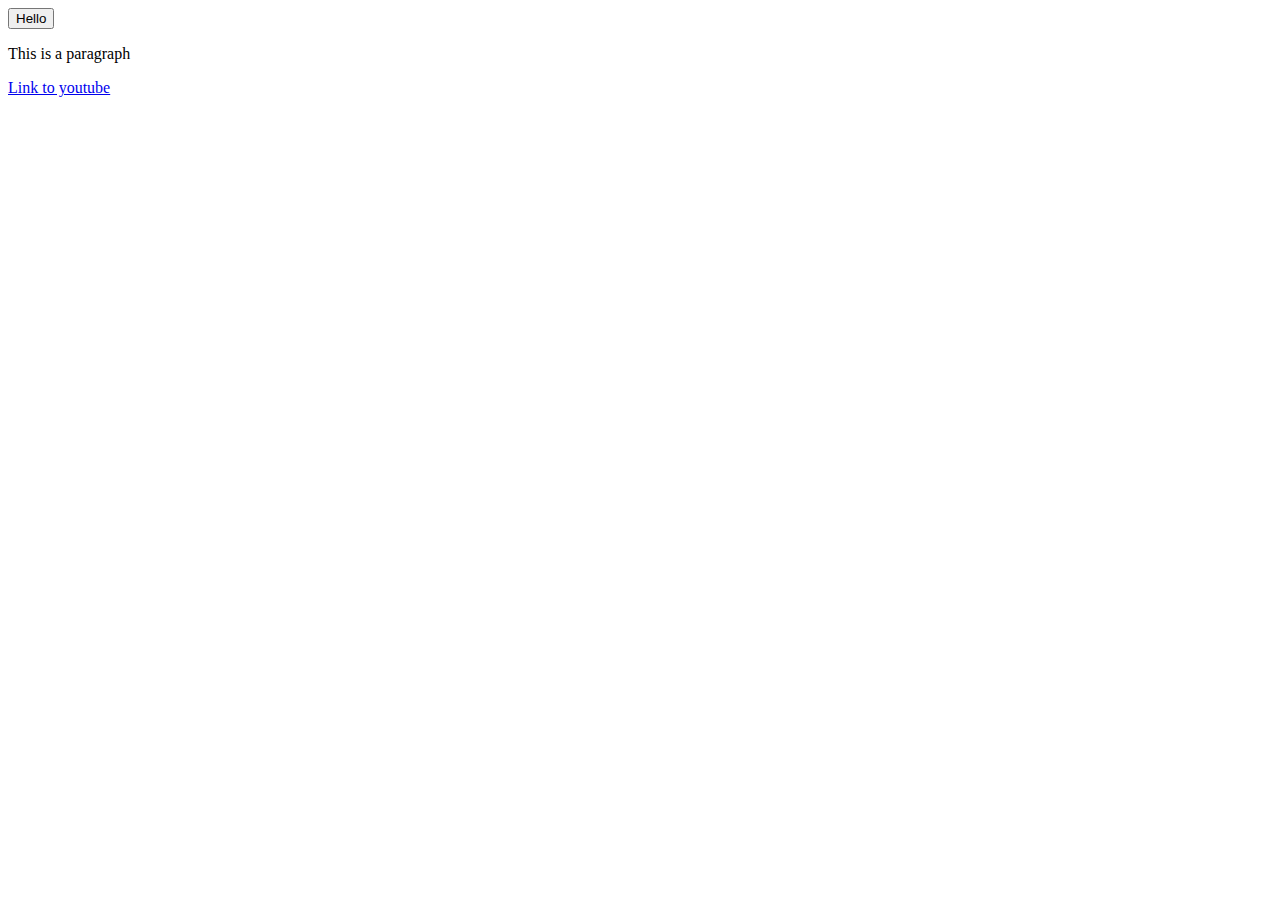
<file: Index.html>
<!DOCTYPE html>
<html lang="en">

<head>
  <meta charset="UTF-8">
  <meta http-equiv="X-UA-Compatible" content="IE=edge">
  <meta name="viewport" content="width=device-width, initial-scale=1.0">
  <title>Example</title>
</head>

<body>
  <button>
    Hello
  </button>

  <p>
    This is a paragraph
  </p>

  <a href="https://www.youtube.com/watch?v=G3e-cpL7ofc&t=232s" target="_blank">
    Link to youtube
  </a>

</body>

</html>
</file>
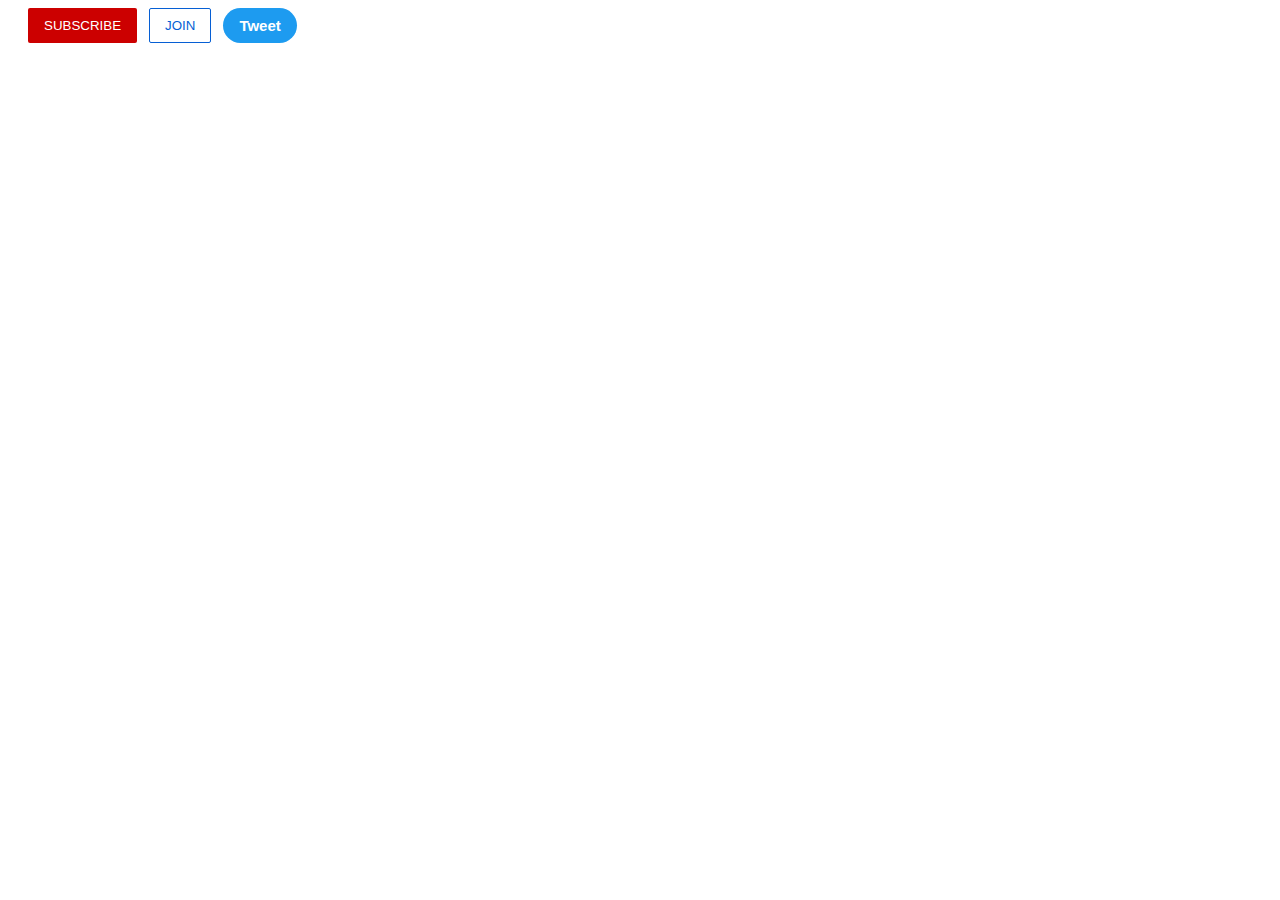
<file: Buttons.html>
<!DOCTYPE html>
<html lang="en">

<head>
  <meta charset="UTF-8">
  <meta http-equiv="X-UA-Compatible" content="IE=edge">
  <meta name="viewport" content="width=device-width, initial-scale=1.0">
  <title>Buttons</title>
  <link rel="stylesheet" href="Styles/Buttons.css">
</head>

<body>
  <button class="subscribe-button">
    SUBSCRIBE
  </button>

  <button class="join-button">
    JOIN
  </button>

  <button class="tweet-button">
    Tweet
  </button>
</body>

</html>
</file>
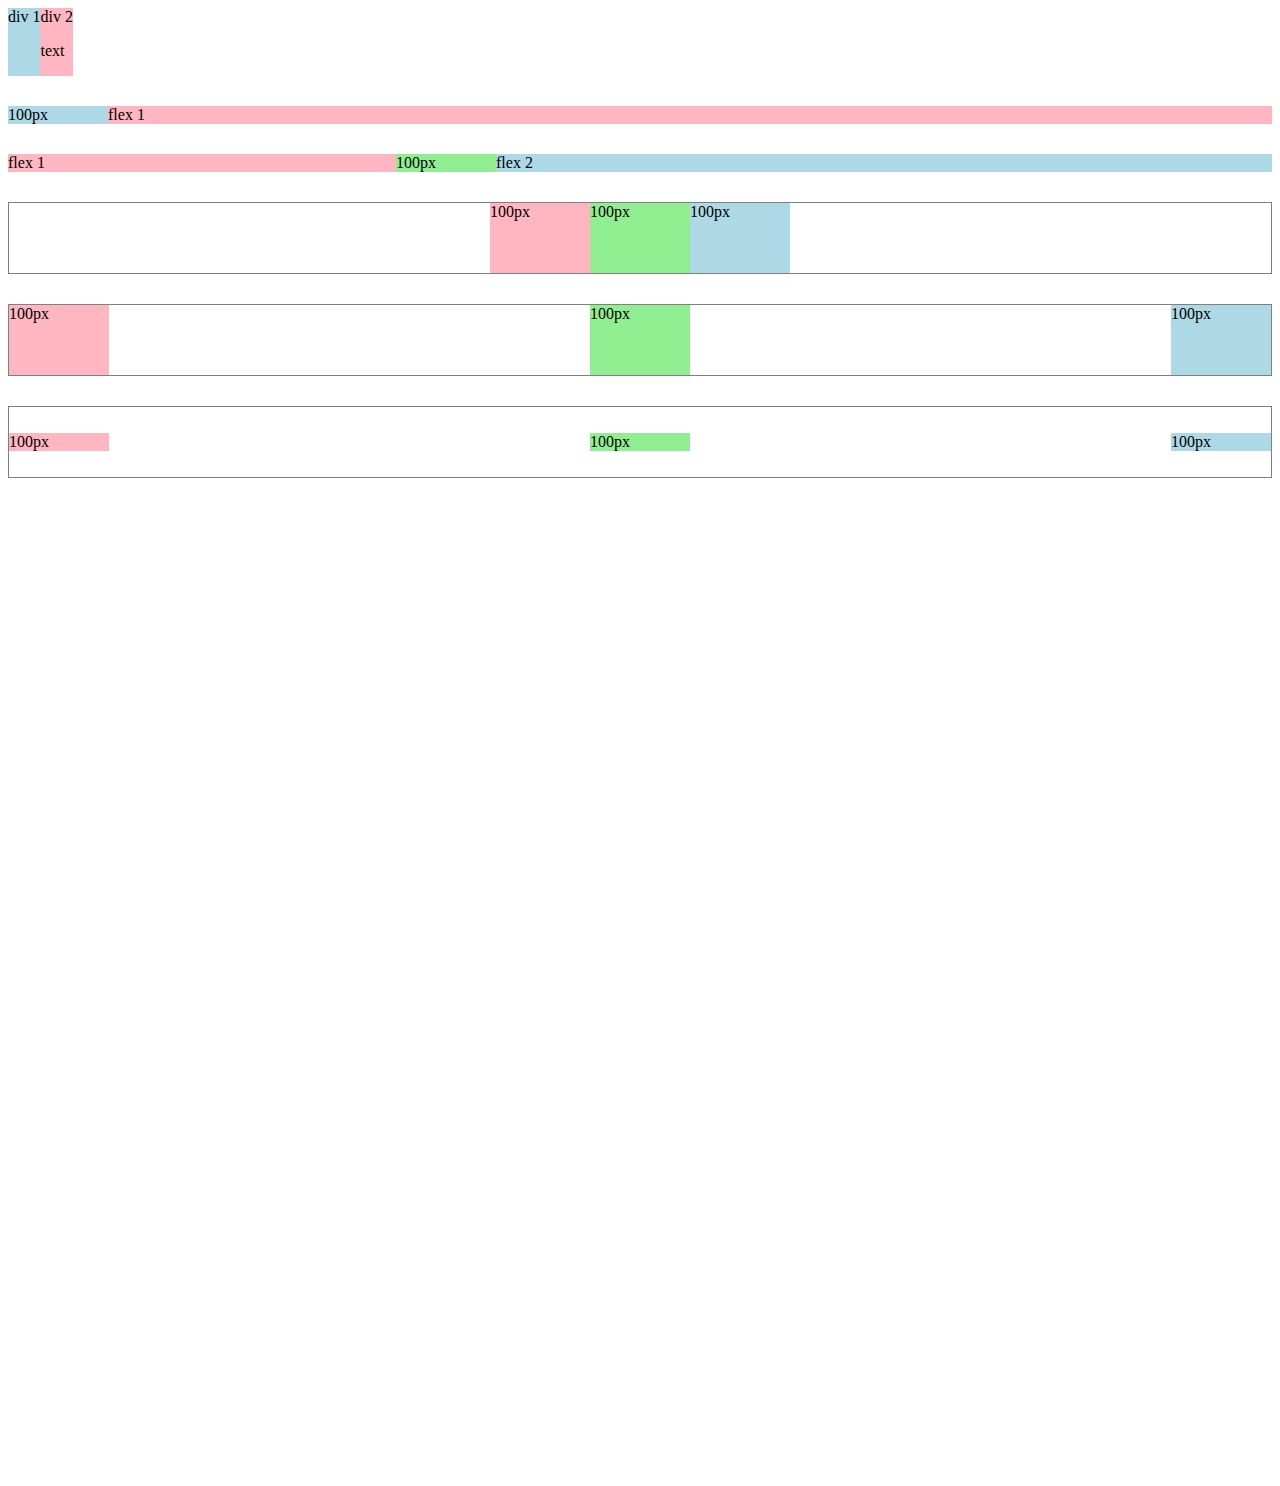
<file: Flexbox.html>
<!DOCTYPE html>
<html lang="en">

<head>
  <meta charset="UTF-8">
  <meta http-equiv="X-UA-Compatible" content="IE=edge">
  <meta name="viewport" content="width=device-width, initial-scale=1.0">
  <title>Flexbox Practice</title>
</head>

<body style="padding-bottom: 1000px;">
  <div style="
    display:flex;
    flex-direction:row;
    ">
    <div style="background-color:
         lightblue;">div 1</div>
    <div style="background-color:
         lightpink;">div 2 <p>text</p>
    </div>
  </div>

  <div style="
    display:flex;
    flex-direction:row;
    margin-top: 30px;
    ">
    <div style="
    background-color:lightblue;
    width:100px;
    ">100px</div>
    <div style="
    background-color:lightpink;
    flex:1;
    ">flex 1</div>
  </div>

  <div style="
    display:flex;
    flex-direction:row;
    margin-top: 30px;
    ">
    <div style="
    background-color:lightpink;
    flex:1;
    ">flex 1</div>
    <div style="
    background-color:lightgreen;
    width:100px;
    ">100px</div>
    <div style="
    background-color:lightblue;
    flex:2;
    ">flex 2</div>
  </div>

  <div style="
    display:flex;
    height:70px;
    border-width:1px;
    border-style:solid;
    border-color:grey;
    flex-direction:row;
    margin-top: 30px;
    justify-content:center;
    ">
    <div style="
    background-color:lightpink;
    width:100px;
    ">100px</div>
    <div style="
    background-color:lightgreen;
    width:100px;
    ">100px</div>
    <div style="
    background-color:lightblue;
    width:100px;
    ">100px</div>
  </div>

  <div style="
    display:flex;
    height:70px;
    border-width:1px;
    border-style:solid;
    border-color:grey;
    flex-direction:row;
    margin-top: 30px;
    justify-content:space-between;
    ">
    <div style="
    background-color:lightpink;
    width:100px;
    ">100px</div>
    <div style="
    background-color:lightgreen;
    width:100px;
    ">100px</div>
    <div style="
    background-color:lightblue;
    width:100px;
    ">100px</div>
  </div>

  <div style="
    display:flex;
    height:70px;
    border-width:1px;
    border-style:solid;
    border-color:grey;
    flex-direction:row;
    margin-top: 30px;
    justify-content:space-between;
    align-items:center;
    ">
    <div style="
    background-color:lightpink;
    width:100px;
    ">100px</div>
    <div style="
    background-color:lightgreen;
    width:100px;
    ">100px</div>
    <div style="
    background-color:lightblue;
    width:100px;
    ">100px</div>
  </div>

</body>

</html>
</file>
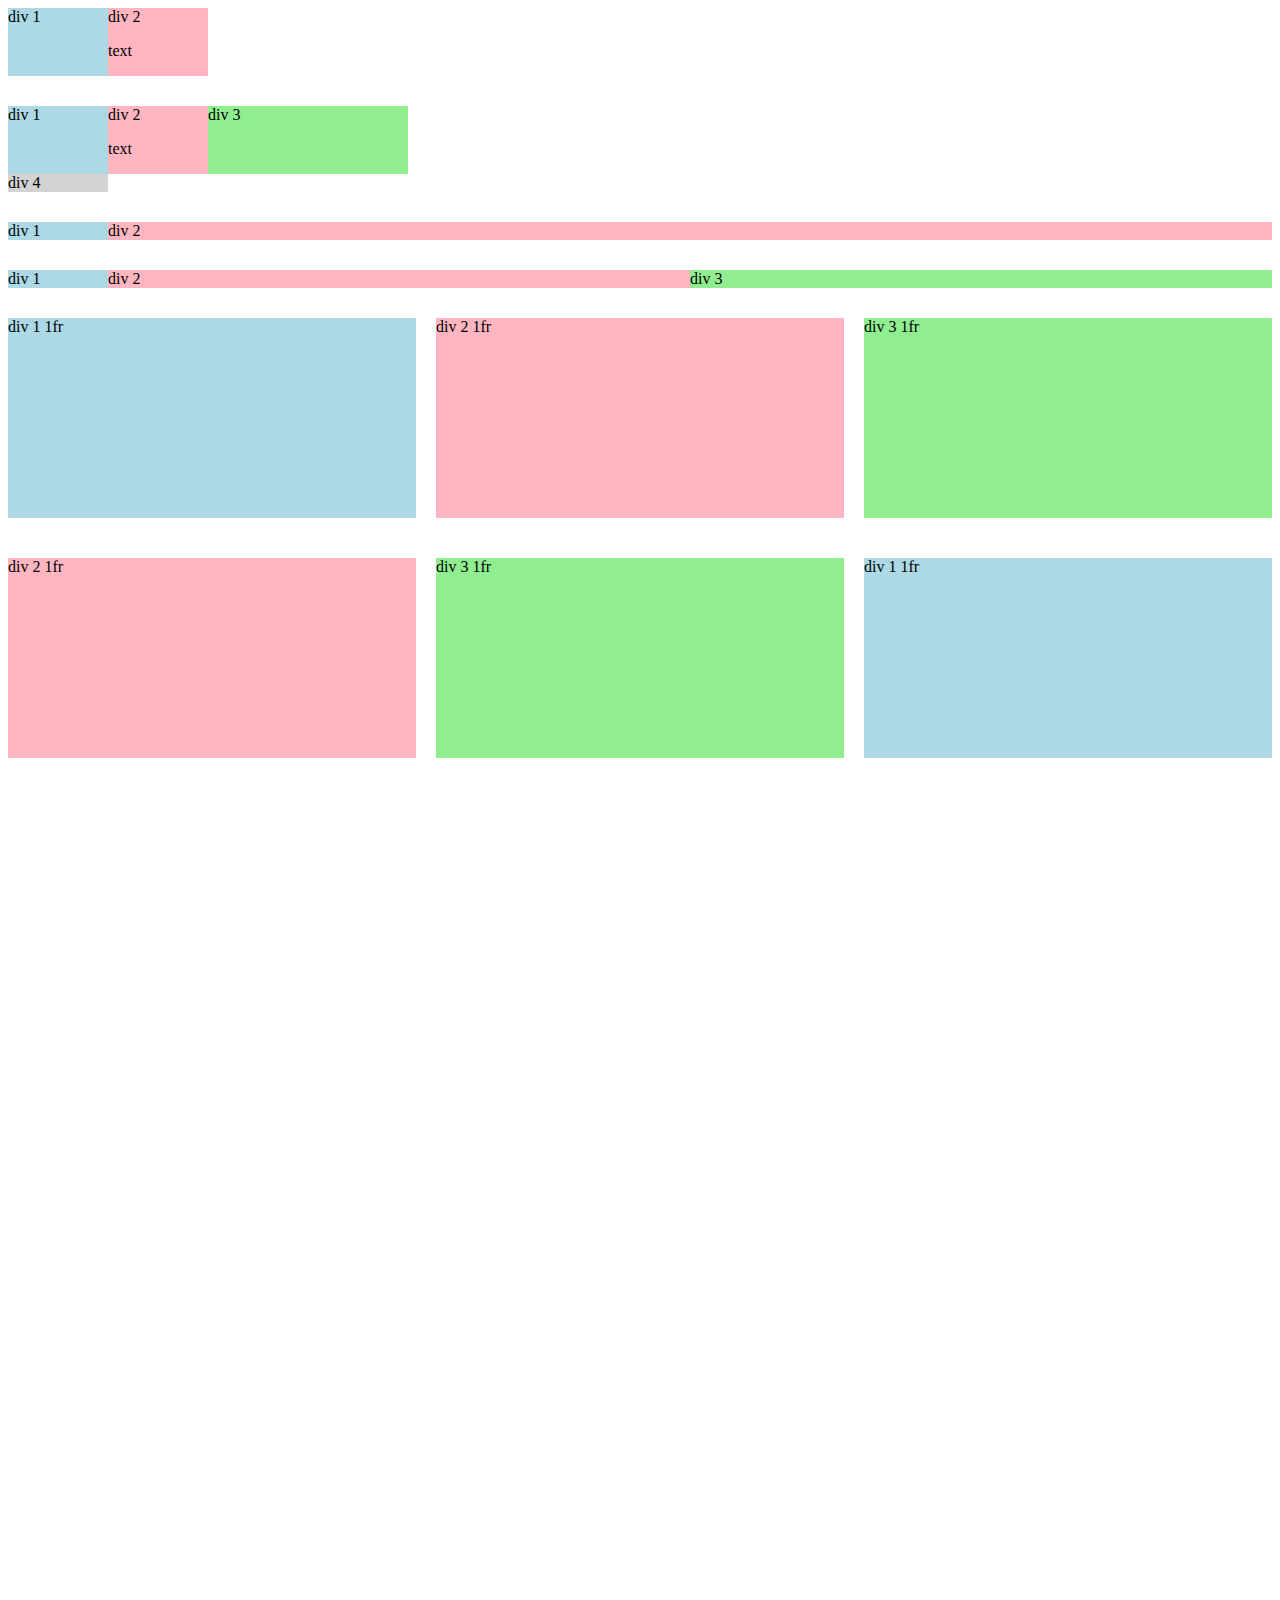
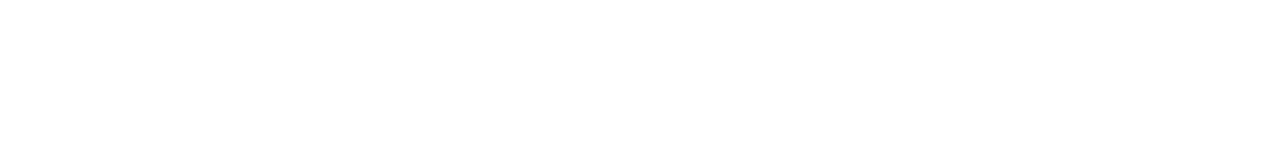
<file: Grid.html>
<!DOCTYPE html>
<html lang="en">

<head>
  <meta charset="UTF-8">
  <meta http-equiv="X-UA-Compatible" content="IE=edge">
  <meta name="viewport" content="width=device-width, initial-scale=1.0">
  <title>Grid Practice</title>
</head>

<body style="padding-bottom: 1000px;">
  <div style="
  display:grid;
  grid-template-columns: 100px 100px;">
    <div style="background-color:lightblue">
      div 1
    </div>
    <div style="background-color:lightpink">
      div 2
      <p>text</p>
    </div>
  </div>

  <div style="
  margin-top:30px;
  display:grid;
  grid-template-columns: 100px 100px 200px;">
    <div style="background-color:lightblue">
      div 1
    </div>
    <div style="background-color:lightpink">
      div 2
      <p>text</p>
    </div>
    <div style="background-color:lightgreen">
      div 3
    </div>
    <div style="background-color:lightgrey">
      div 4
    </div>
  </div>

  <div style="
  margin-top:30px;
  display:grid;
  grid-template-columns: 100px 1fr;">
    <div style="background-color:lightblue">
      div 1
    </div>
    <div style="background-color:lightpink">
      div 2
    </div>
  </div>

  <div style="
    margin-top:30px;
    display:grid;
    grid-template-columns: 100px 1fr 1fr;">
    <div style="background-color:lightblue">
      div 1
    </div>
    <div style="background-color:lightpink">
      div 2
    </div>
    <div style="background-color:lightgreen">
      div 3
    </div>
  </div>

  <div style="
    margin-top:30px;
    display:grid;
    grid-template-columns: 1fr 1fr 1fr;
    column-gap:20px;
    row-gap:40px;">
    <div style="background-color:lightblue; height:200px">
      div 1 1fr
    </div>
    <div style="background-color:lightpink; height:200px">
      div 2 1fr
    </div>
    <div style="background-color:lightgreen; height:200px">
      div 3 1fr
    </div>
    <div style="background-color:lightpink; height:200px">
      div 2 1fr
    </div>
    <div style="background-color:lightgreen; height:200px">
      div 3 1fr
    </div>
    <div style="background-color:lightblue; height:200px">
      div 1 1fr
    </div>
  </div>
</body>

</html>
</file>
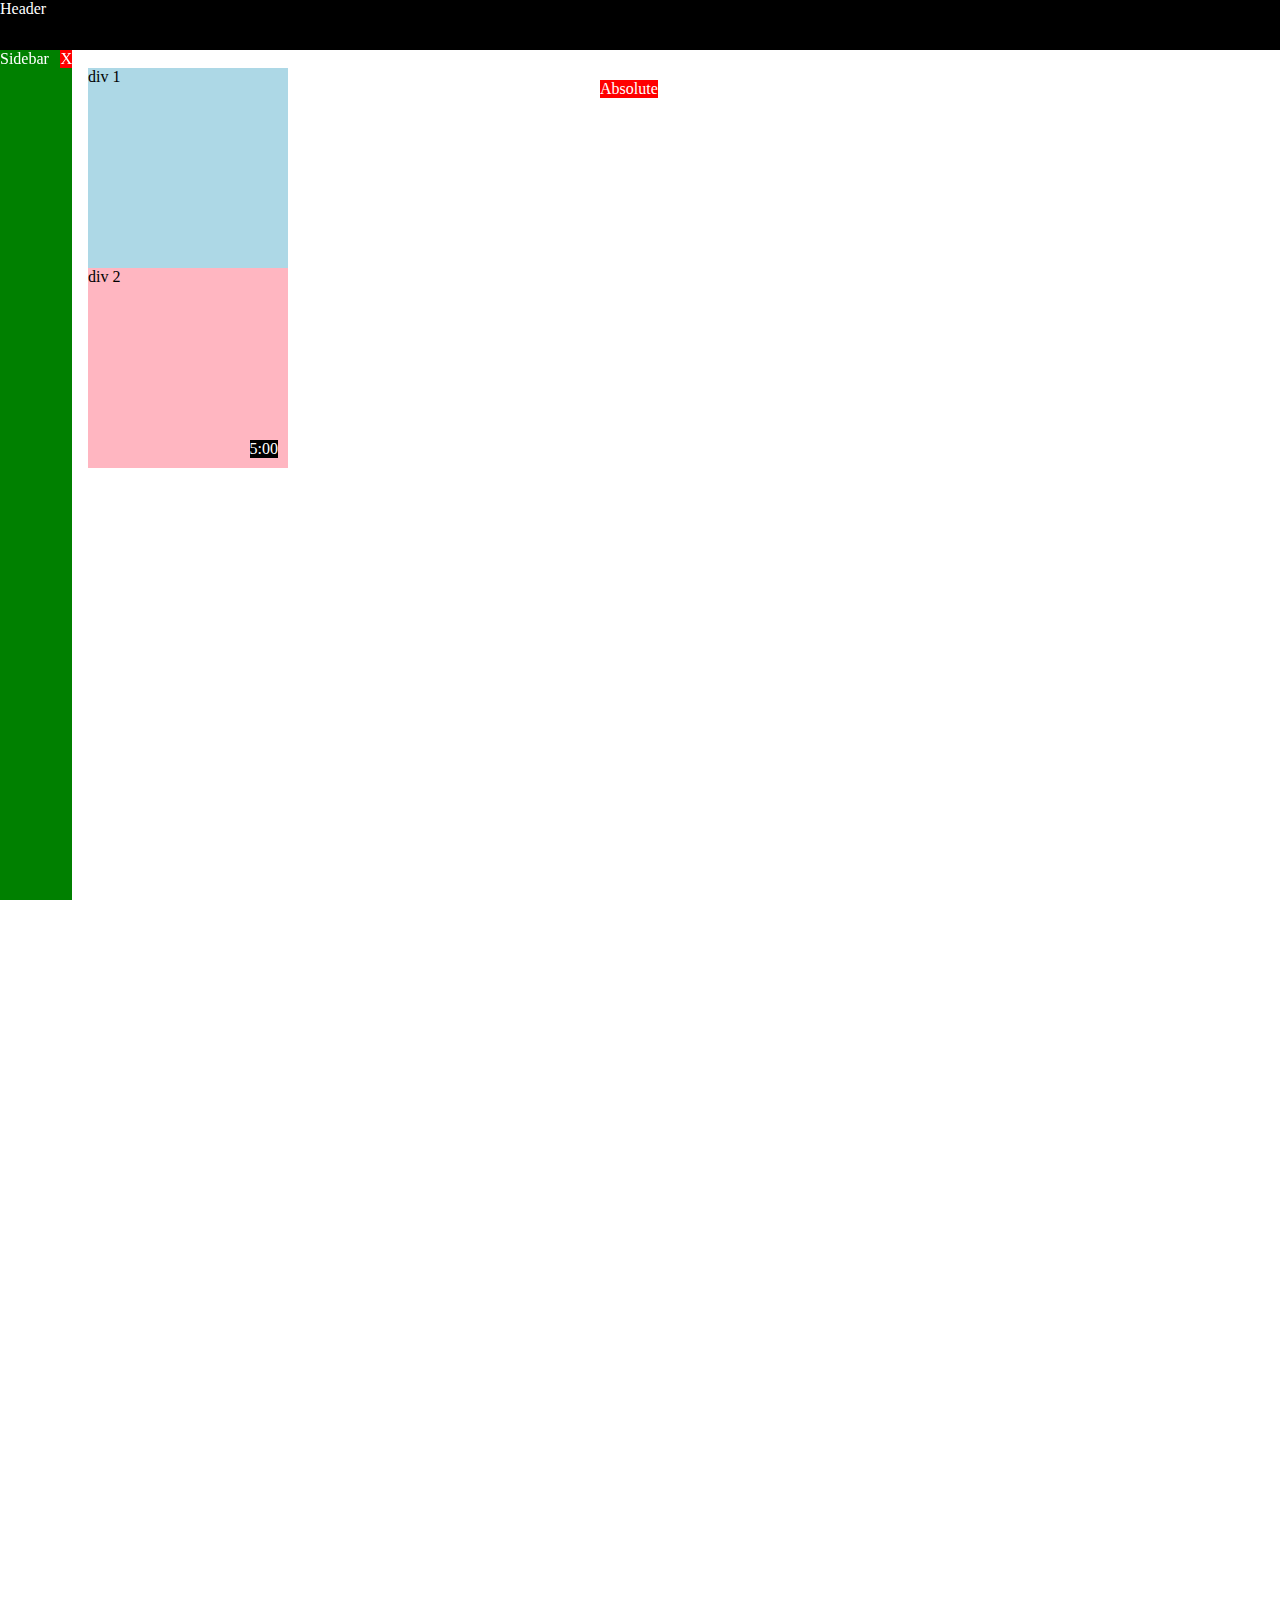
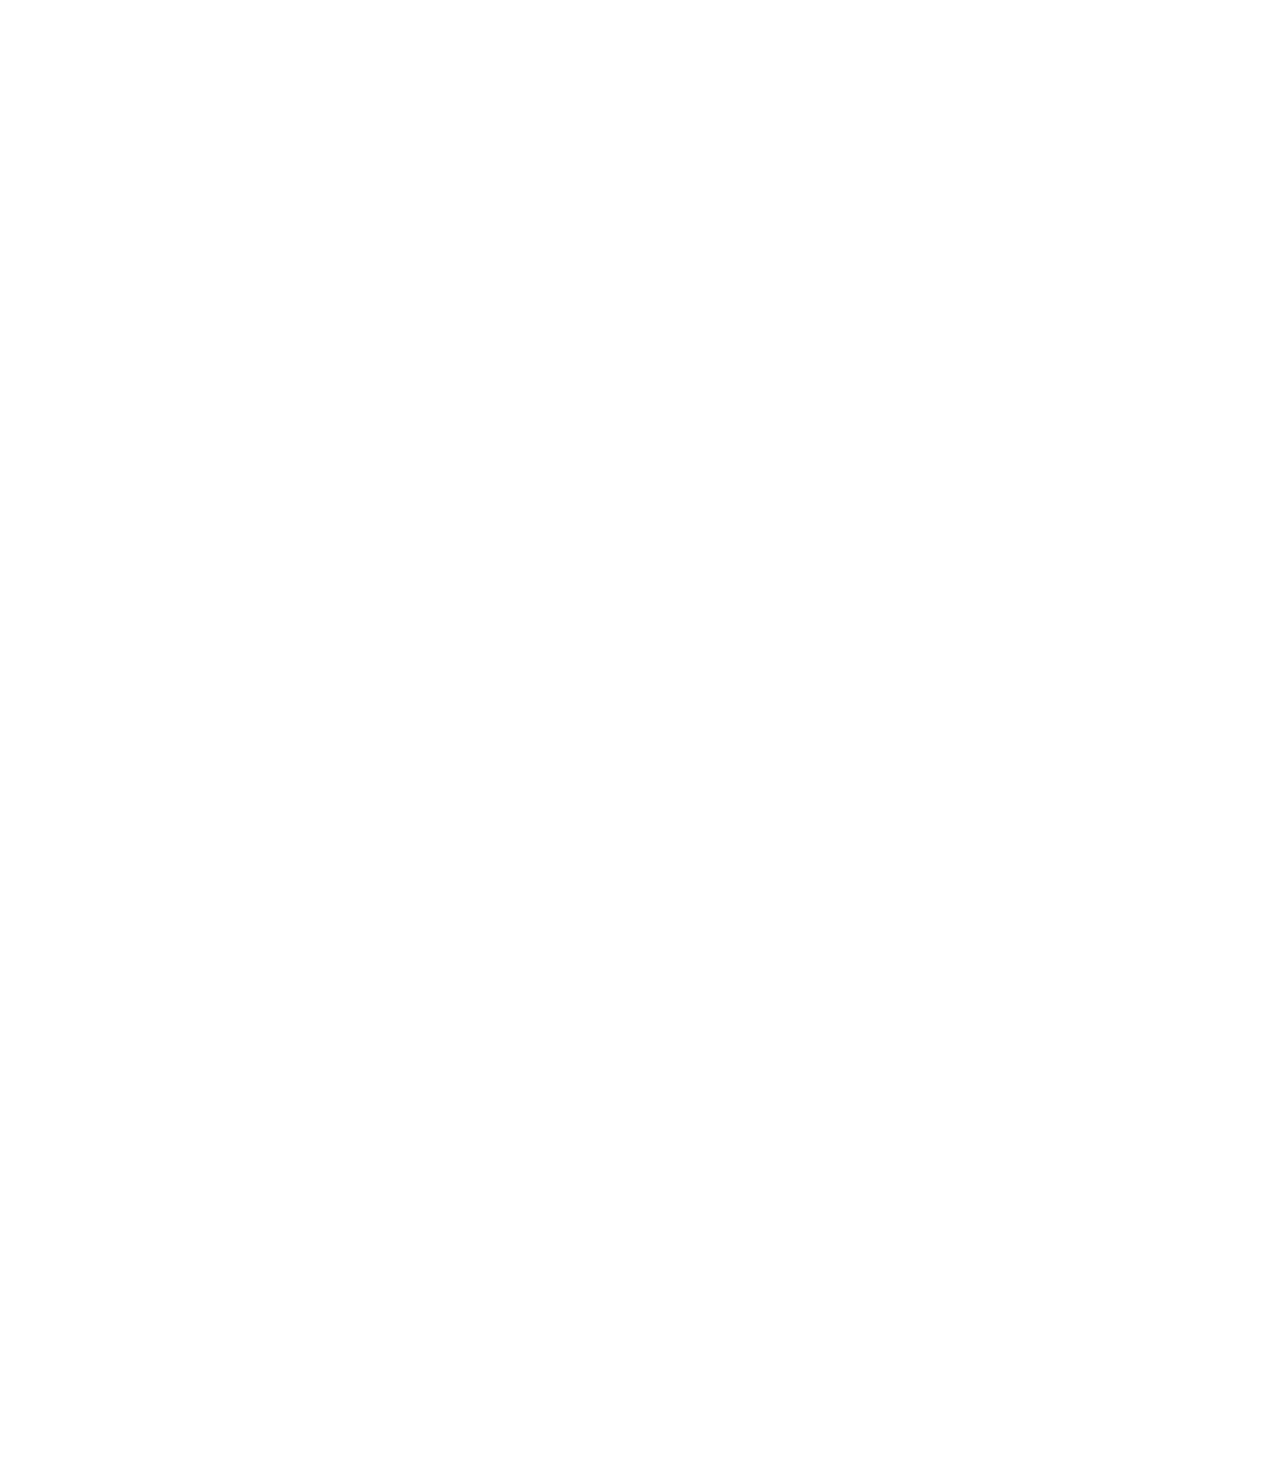
<file: Position.html>
<!DOCTYPE html>
<html lang="en">

<head>
    <meta charset="UTF-8">
    <meta http-equiv="X-UA-Compatible" content="IE=edge">
    <meta name="viewport" content="width=device-width, initial-scale=1.0">
    <title>Position Practice</title>
</head>

<body style="
height: 3000px;
padding-top:60px;
padding-left:80px;
">

    <div style="
    background-color: black;
    color:white;
    position: fixed;
    top:0px;
    left:0px;
    right:0px;
    height:50px;
    z-index:2;">
        Header
    </div>

    <div style="
    background-color:green;
    color:white;
    position:fixed;
    left:0px;
    bottom:0px;
    top:50px;
    width:72px;
    ">
        <div style="
        position:absolute;
        background-color:red;
        color:white;
        right:0px;
        top:0px;
        ">
            X
        </div>
        Sidebar
    </div>

    <div style="
    position:absolute;
    background-color:red;
    color:white;
    left:600px;
    top:80px;
    ">
        Absolute
    </div>

    <div style="
    background-color: lightblue;
    height:200px;
    width:200px;
    position:static;">
        div 1
    </div>

    <div style="
    background-color: lightpink;
    height:200px;
    width:200px;
    position:relative;">
        <div style="
        position:absolute;
        background-color:black;
        color:white;
        right:10px;
        bottom:10px;
        ">
            5:00
        </div>
        div 2
    </div>

</body>

</html>
</file>
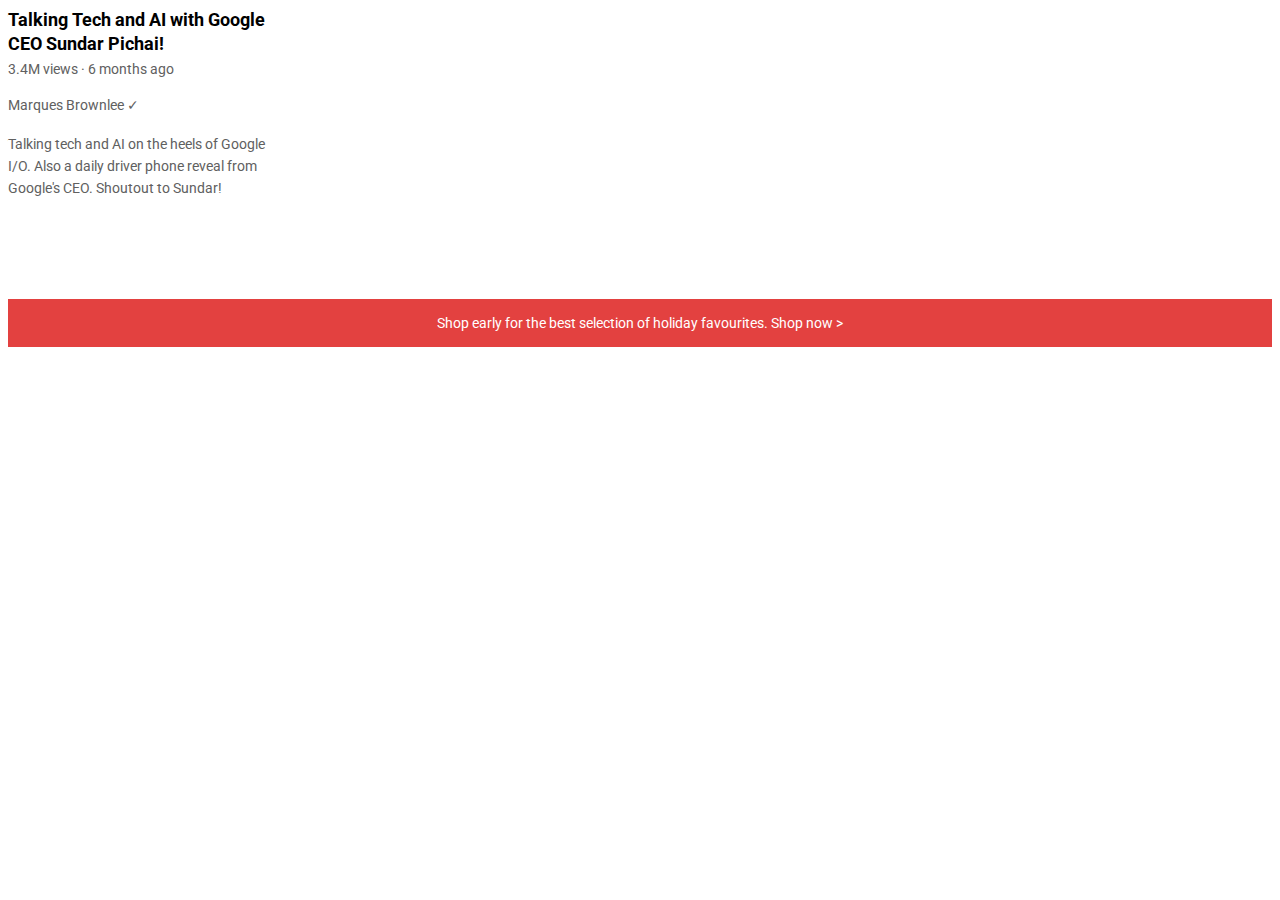
<file: text.html>
<!DOCTYPE html>
<html lang="en">

<head>
  <meta charset="UTF-8">
  <meta http-equiv="X-UA-Compatible" content="IE=edge">
  <meta name="viewport" content="width=device-width, initial-scale=1.0">
  <title>Text</title>
  <link rel="stylesheet" href="Styles/text.css">
  <link rel="preconnect" href="https://fonts.googleapis.com">
  <link rel="preconnect" href="https://fonts.gstatic.com" crossorigin>
  <link href="https://fonts.googleapis.com/css2?family=Roboto:wght@400;700&display=swap" rel="stylesheet">
</head>

<body>
  <p class="video-title">
    Talking Tech and AI with Google CEO Sundar Pichai!
  </p>

  <p class="video-stats">
    3.4M views &#183; 6 months ago
  </p>

  <p class="video-author">
    Marques Brownlee &#10003;
  </p>

  <p class="video-description">
    Talking tech and AI on the heels of Google I/O. Also a daily driver phone reveal from Google's CEO. Shoutout to
    Sundar!
  </p>

  <p class="apple-text">
    Shop early for the best selection of holiday favourites. <span class="shop-link">Shop now &#62;</span>
  </p>
</body>

</html>
</file>
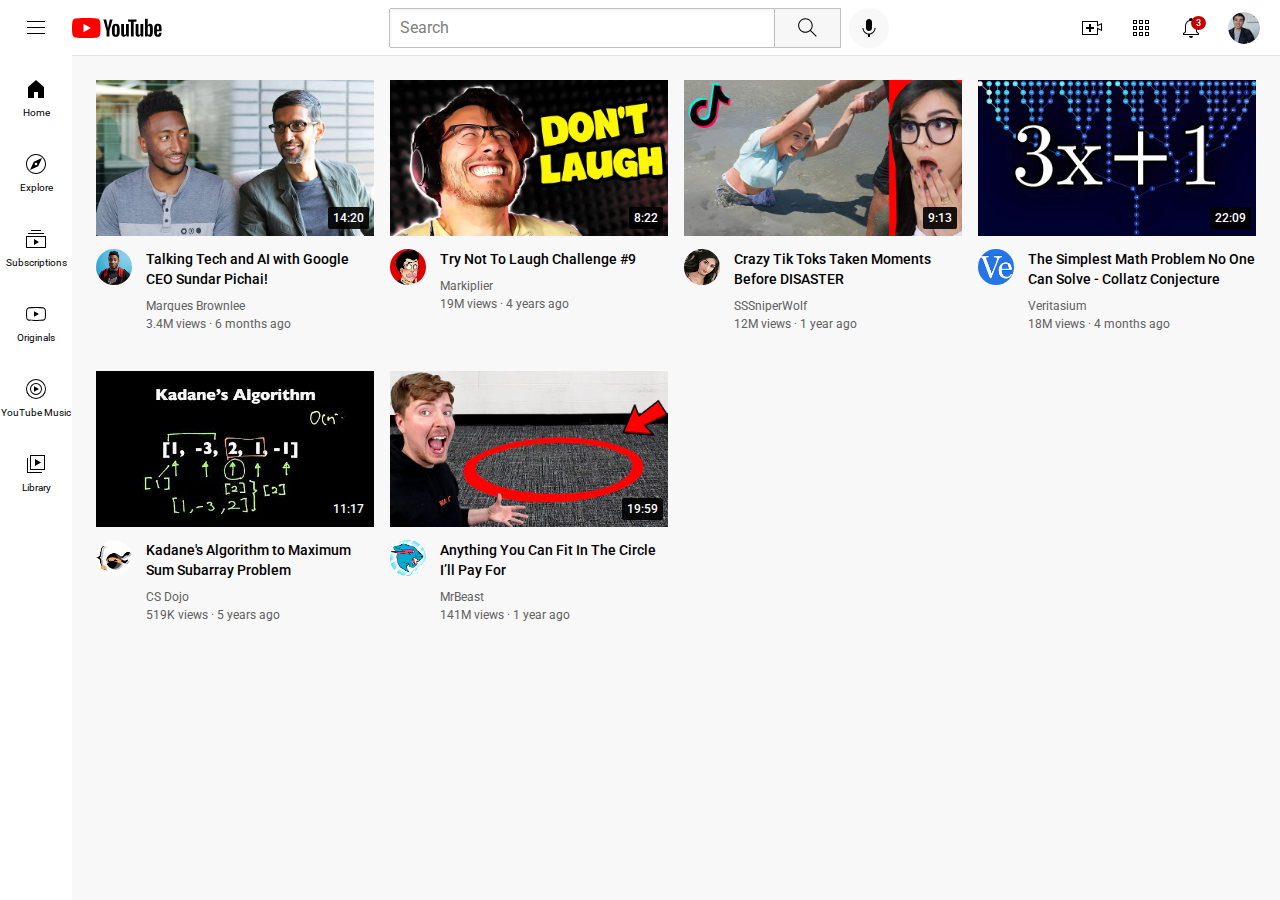
<file: Youtube.html>
<!DOCTYPE html>
<html lang="en">

<head>
  <meta charset="UTF-8">
  <meta http-equiv="X-UA-Compatible" content="IE=edge">
  <meta name="viewport" content="width=device-width, initial-scale=1.0">
  <title>Youtube Clone</title>
  <link rel="preconnect" href="https://fonts.googleapis.com">
  <link rel="preconnect" href="https://fonts.gstatic.com" crossorigin>
  <link href="https://fonts.googleapis.com/css2?family=Roboto:wght@400;500;700&display=swap" rel="stylesheet">
  <link rel="stylesheet" href="Styles/General.css">
  <link rel="stylesheet" href="Styles/Header.css">
  <link rel="stylesheet" href="Styles/Video.css">
  <link rel="stylesheet" href="Styles/Sidebar.css">
</head>

<body>
  <header class="header">
    <div class="left-section">
      <img class="hamburger-menu" src="Icons/hamburger-menu.svg" alt="">
      <img class="youtube-logo" src="Icons/youtube-logo.svg" alt="">
    </div>

    <div class="middle-section">
      <input class="search-bar" placeholder="Search" type="text">
      <button class="search-button">
        <img class="search-icon" src="Icons/search.svg" alt="">
        <div class="tooltip">Search</div>
      </button>
      <button class="voice-search-button">
        <img class="voice-search-icon" src="Icons/voice-search-icon.svg" alt="">
        <div class="tooltip">Search with your voice</div>
      </button>
    </div>

    <div class="right-section">
      <div class="upload-icon-container">
        <img class="upload-icon" src="Icons/upload.svg" alt="">
        <div class="tooltip">Create</div>
      </div>
      <div class="youtube-apps-icon-container">
        <img class="youtube-apps-icon" src="Icons/youtube-apps.svg" alt="">
        <div class="tooltip">YouTube apps</div>
      </div>
      <div class="notifications-icon-container">
        <img class="notifications-icon" src="Icons/notifications.svg" alt="">
        <div class="tooltip">Notifications</div>
        <div class="notifications-count">3</div>
      </div>
      <div class="current-user-picture-container">
        <img class="current-user-picture" src="Chanel-Pictures/my-channel.jpeg" alt="">
      </div>
    </div>

  </header>

  <nav class="sidebar">
    <div class="sidebar-link">
      <img src="Icons/home.svg" alt="">
      <div>Home</div>
    </div>

    <div class="sidebar-link">
      <img src="Icons/explore.svg" alt="">
      <div>Explore</div>
    </div>

    <div class="sidebar-link">
      <img src="Icons/subscriptions.svg" alt="">
      <div>Subscriptions</div>
    </div>

    <div class="sidebar-link">
      <img src="Icons/originals.svg" alt="">
      <div>Originals</div>
    </div>

    <div class="sidebar-link">
      <img src="Icons/youtube-music.svg" alt="">
      <div>YouTube Music</div>
    </div>

    <div class="sidebar-link">
      <img src="Icons/library.svg" alt="">
      <div>Library</div>
    </div>
  </nav>
  <main>
    <section class="video-grid">
      <div class="video-preview">
        <div class="thumbnail-row">
          <img class="thumbnail" src="Thumbnails/thumbnail-1.webp" alt="">
          <div class="video-time">14:20</div>
        </div>
        <div class="video-info-grid">
          <div class="channel-picture">
            <img class="profile-picture" src="Chanel-Pictures/channel-1.jpeg" alt="" srcset="">
          </div>
          <div class="video-info">
            <p class="video-title">
              Talking Tech and AI with Google CEO Sundar Pichai!
            </p>
            <p class="video-author">
              Marques Brownlee
            </p>
            <p class="video-stats">
              3.4M views &#183; 6 months ago
            </p>
          </div>
        </div>
      </div>

      <div class="video-preview">
        <div class="thumbnail-row">
          <img class="thumbnail" src="Thumbnails/thumbnail-2.webp" alt="">
          <div class="video-time">8:22</div>

        </div>
        <div class="video-info-grid">
          <div class="channel-picture">
            <img class="profile-picture" src="Chanel-Pictures/channel-2.jpeg" alt="" srcset="">
          </div>
          <div class="video-info">
            <p class="video-title">
              Try Not To Laugh Challenge #9
            </p>
            <p class="video-author">
              Markiplier
            </p>
            <p class="video-stats">
              19M views &#183; 4 years ago
            </p>
          </div>
        </div>
      </div>

      <div class="video-preview">
        <div class="thumbnail-row">
          <img class="thumbnail" src="Thumbnails/thumbnail-3.webp" alt="">
          <div class="video-time">9:13</div>

        </div>
        <div class="video-info-grid">
          <div class="channel-picture">
            <img class="profile-picture" src="Chanel-Pictures/channel-3.jpeg" alt="" srcset="">
          </div>
          <div class="video-info">
            <p class="video-title">
              Crazy Tik Toks Taken Moments Before DISASTER
            </p>
            <p class="video-author">
              SSSniperWolf
            </p>
            <p class="video-stats">
              12M views &#183; 1 year ago
            </p>
          </div>
        </div>
      </div>

      <div class="video-preview">
        <div class="thumbnail-row">
          <img class="thumbnail" src="Thumbnails/thumbnail-4.webp" alt="">
          <div class="video-time">22:09</div>

        </div>
        <div class="video-info-grid">
          <div class="channel-picture">
            <img class="profile-picture" src="Chanel-Pictures/channel-4.jpeg" alt="" srcset="">
          </div>
          <div class="video-info">
            <p class="video-title">
              The Simplest Math Problem No One Can Solve - Collatz Conjecture
            </p>
            <p class="video-author">
              Veritasium
            </p>
            <p class="video-stats">
              18M views &#183; 4 months ago
            </p>
          </div>
        </div>
      </div>

      <div class="video-preview">
        <div class="thumbnail-row">
          <img class="thumbnail" src="Thumbnails/thumbnail-5.webp" alt="">
          <div class="video-time">11:17</div>

        </div>
        <div class="video-info-grid">
          <div class="channel-picture">
            <img class="profile-picture" src="Chanel-Pictures/channel-5.jpeg" alt="" srcset="">
          </div>
          <div class="video-info">
            <p class="video-title">
              Kadane's Algorithm to Maximum Sum Subarray Problem
            </p>
            <p class="video-author">
              CS Dojo
            </p>
            <p class="video-stats">
              519K views &#183; 5 years ago
            </p>
          </div>
        </div>
      </div>

      <div class="video-preview">
        <div class="thumbnail-row">
          <img class="thumbnail" src="Thumbnails/thumbnail-6.webp" alt="">
          <div class="video-time">19:59</div>
        </div>
        <div class="video-info-grid">
          <div class="channel-picture">
            <img class="profile-picture" src="Chanel-Pictures/channel-6.jpeg" alt="" srcset="">
          </div>
          <div class="video-info">
            <p class="video-title">
              Anything You Can Fit In The Circle I’ll Pay For
            </p>
            <p class="video-author">
              MrBeast
            </p>
            <p class="video-stats">
              141M views &#183; 1 year ago
            </p>
          </div>
        </div>
      </div>
    </section>
  </main>

</body>

</html>
</file>
<file: Styles/Buttons.css>
.subscribe-button {
    background-color: rgb(204, 0, 0);
    color: white;
    border: none;
    padding-top: 10px;
    padding-bottom: 10px;
    padding-left: 16px;
    padding-right: 16px;
    border-radius: 2px;
    cursor: pointer;
    margin-right: 8px;
    margin-left: 20px;
    transition: opacity 0.15s;
    vertical-align: top;
    /* transition = This recives the property to modify the transition and the time */
    /*Margin=Outside Element & Padding= Inside Element */
    /*vertical-align = Align the elements not based on text but on the button itself */

  }

  .subscribe-button:hover {
    opacity: 0.8;
  }

  .subscribe-button:active {
    opacity: 0.5;
  }

  .join-button {
    background-color: white;
    border-color: rgb(6, 95, 212);
    border-style: solid;
    border-width: 1px;
    color: rgb(6, 95, 212);
    padding-top: 9px;
    padding-bottom: 9px;
    padding-left: 15px;
    padding-right: 15px;
    border-radius: 2px;
    cursor: pointer;
    transition: background-color 0.15s,
      color 0.15s;
  }

  .join-button:hover {
    background-color: rgb(6, 95, 212);
    color: white;
  }

  .join-button:active {
    opacity: 0.7;
  }

  .tweet-button {
    background-color: rgb(29, 155, 240);
    color: white;
    border: none;
    padding-top: 9px;
    padding-bottom: 9px;
    padding-left: 16px;
    padding-right: 16px;
    border-radius: 18px;
    font-weight: bold;
    font-size: 15px;
    cursor: pointer;
    margin-left: 8px;
    transition: box-shadow 0.15s;
    vertical-align: top;
  }

  .tweet-button:hover {
    box-shadow: 5px 5px 10px rgba(0, 0, 0, 0.16);
  }
</file>
<file: Styles/text.css>
p {
    font-family: Roboto;
    margin-top: 0;
    margin-bottom: 0;
  }

  .video-title {
    font-weight: bold;
    font-size: 18px;
    width: 280px;
    line-height: 24px;
    margin-bottom: 5px;
  }

  .video-stats {
    font-size: 14px;
    color: rgb(96, 96, 96);
    margin-bottom: 20px;
  }

  .video-author {
    color: rgb(96, 96, 96);
    font-size: 14px;
    margin-bottom: 20px;
  }

  .video-description {
    font-size: 14px;
    color: rgb(96, 96, 96);
    width: 280px;
    line-height: 22px;
    margin-bottom: 100px;
  }

  .apple-text {
    margin-bottom: 50px;
    font-size: 14px;
    background-color: rgb(227, 65, 64);
    text-align: center;
    padding-top: 16px;
    padding-bottom: 16px;
    color: white;
  }

  .shop-link:hover {
    text-decoration: underline;
    cursor: pointer;
  }
</file>
<file: Styles/General.css>
p {
  font-family: Roboto, Arial, Helvetica, sans-serif;
  margin-top: 0;
  margin-bottom: 0;
}

body {
  margin: 0;
  padding-top: 80px;
  padding-left: 96px;
  padding-right: 24px;
  background-color: rgb(248, 248, 248);
}
</file>
<file: Styles/Header.css>
.header {
  height: 55px;
  display: flex;
  flex-direction: row;
  justify-content: space-between;
  position: fixed;
  top: 0px;
  left: 0px;
  right: 0px;
  background-color: white;
  border-bottom-width: 1px;
  border-bottom-color: rgb(228, 228, 228);
  border-bottom-style: solid;
  z-index: 100;
}

.left-section {
  display: flex;
  align-items: center;
}

.hamburger-menu {
  height: 24px;
  margin-left: 24px;
  margin-right: 24px;
}

.youtube-logo {
  height: 20px;
}

.middle-section {
  flex: 1;
  margin-left: 70px;
  margin-right: 35px;
  max-width: 500px;
  display: flex;
  align-items: center;
  flex-direction: row;
}

.search-bar {
  flex: 1;
  height: 36px;
  padding-left: 10px;
  font-size: 16px;
  border-width: 1px;
  border-style: solid;
  border-color: rgb(192, 192, 192);
  border-radius: 2px;
  border-top-right-radius: 0px;
  border-bottom-right-radius: 0px;
  box-shadow: inset 1px 2px 3px rgba(0, 0, 0, 0.05);
  width: 0;
  /* margin-left: -60px; */
}

.search-bar::placeholder {
  font-family: Roboto, Arial, Helvetica, sans-serif;
  font-size: 16px;
  color: gray;
}

.search-bar:focus {
  outline: none !important;
  border: 1px solid rgb(0, 0, 173);
  box-shadow: none;
}

.search-button {
  height: 40px;
  width: 66px;
  background-color: rgb(247, 247, 247);
  border-width: 1px;
  border-style: solid;
  border-color: rgb(192, 192, 192);
  /* margin-left: -1px; */
  margin-right: 8px;
  border-left: 0;

}

.search-button,
.voice-search-button,
.upload-icon-container,
.youtube-apps-icon-container,
.notifications-icon-container,
.current-user-picture-container {
  position: relative;
  display: flex;
  /* flex-direction: column; */
  justify-content: center;
  align-items: center;
}

.search-icon {
  height: 25px;
}

.search-button .tooltip,
.voice-search-button .tooltip,
.upload-icon-container .tooltip,
.youtube-apps-icon-container .tooltip,
.notifications-icon-container .tooltip {
  background-color: rgb(97, 97, 97);
  color: white;
  padding-top: 9px;
  padding-bottom: 9px;
  padding-left: 8px;
  padding-right: 8px;
  position: absolute;
  border-radius: 2px;
  font-family: Roboto, Arial;
  font-size: 12px;
  bottom: -50px;
  opacity: 0;
  pointer-events: none;
  white-space: nowrap;
  /* left: 6px; */

}

.search-button:hover .tooltip,
.voice-search-button:hover .tooltip,
.upload-icon-container:hover .tooltip,
.youtube-apps-icon-container:hover .tooltip,
.notifications-icon-container:hover .tooltip {
  opacity: 0.9;
  transition: 0.2s;
}

.voice-search-button {
  height: 40px;
  width: 40px;
  border-radius: 20px;
  border: none;
  background-color: rgb(248, 248, 248);
}

.voice-search-icon {
  height: 24px;
}

.right-section {
  width: 180px;
  margin-right: 20px;
  display: flex;
  align-items: center;
  justify-content: space-between;
  flex-shrink: 0;
}

.upload-icon {
  height: 24px;
}

.youtube-apps-icon {
  height: 24px;
}

.notifications-icon-container {
  position: relative;
}

.notifications-icon {
  height: 24px;
}

.notifications-count {
  position: absolute;
  top: 0px;
  right: -3px;
  background-color: rgb(198, 0, 0);
  color: white;
  font-family: Roboto, Arial;
  font-size: 9px;
  font-weight: 500;
  border-radius: 100%;
  padding-top: 2px;
  padding-bottom: 2px;
  padding-left: 5px;
  padding-right: 5px;

}

.current-user-picture {
  height: 32px;
  border-radius: 16px;
}

@media (max-width:600px) {
  .search-bar {
    margin-left: -60px;
    font-size: 14px;
  }

  .search-bar::placeholder {
    font-size: 14px;
  }

  .search-button {
    width: 30px;
  }

  .right-section {
    width: 150px;
    margin-right: 10px;
    margin-left: -30px;
  }

  .youtube-logo {
    width: 70px;
  }


}
</file>
<file: Styles/Video.css>
.thumbnail {
  width: 100%;
}

.video-title {
  margin-top: 0;
  font-size: 14px;
  font-weight: 500;
  line-height: 20px;
  margin-bottom: 10px;
}

.video-author,
.video-stats {
  font-size: 12px;
  color: rgb(96, 96, 96);
}

.video-author {
  margin-bottom: 4px;
}

.video-info-grid {
  display: grid;
  grid-template-columns: 50px 1fr;
}

.profile-picture {
  width: 36px;
  border-radius: 50px;
}

.thumbnail-row {
  margin-bottom: 9px;
  position: relative;
}

.video-time {
  position: absolute;
  right: 5px;
  bottom: 11px;
  background-color: rgba(0, 0, 0, 0.9);
  color: white;
  font-family: Roboto, Arial;
  font-size: 12px;
  padding: 4px 5px;
  /* First is top and bottom, second is left anf right */
  font-weight: 500;
  border-radius: 2px;
}

.video-grid {
  display: grid;
  grid-template-columns: 1fr 1fr 1fr;
  column-gap: 16px;
  row-gap: 40px;
}

@media (max-width:750px) {
  .video-grid {
    grid-template-columns: 1fr 1fr;
  }
}

@media (min-width:1280px) {
  .video-grid {
    grid-template-columns: 1fr 1fr 1fr 1fr;
  }
}
</file>
<file: Styles/Sidebar.css>
.sidebar {
    position: fixed;
    top: 55px;
    left: 0px;
    bottom: 0px;
    background-color: white;
    width: 72px;
    z-index: 200;
    padding-top: 5px;
}

.sidebar-link {
    background-color: white;
    height: 74px;
    margin-bottom: 1px;
    display: flex;
    justify-content: center;
    align-items: center;
    flex-direction: column;
    cursor: pointer;
}

.sidebar-link:hover {
    background-color: rgb(235, 235, 235);

}

.sidebar-link img {
    margin-bottom: 6px;
    height: 24px;
}

.sidebar-link div {
    font-family: Roboto, Arial;
    font-size: 10px;
}
</file>
